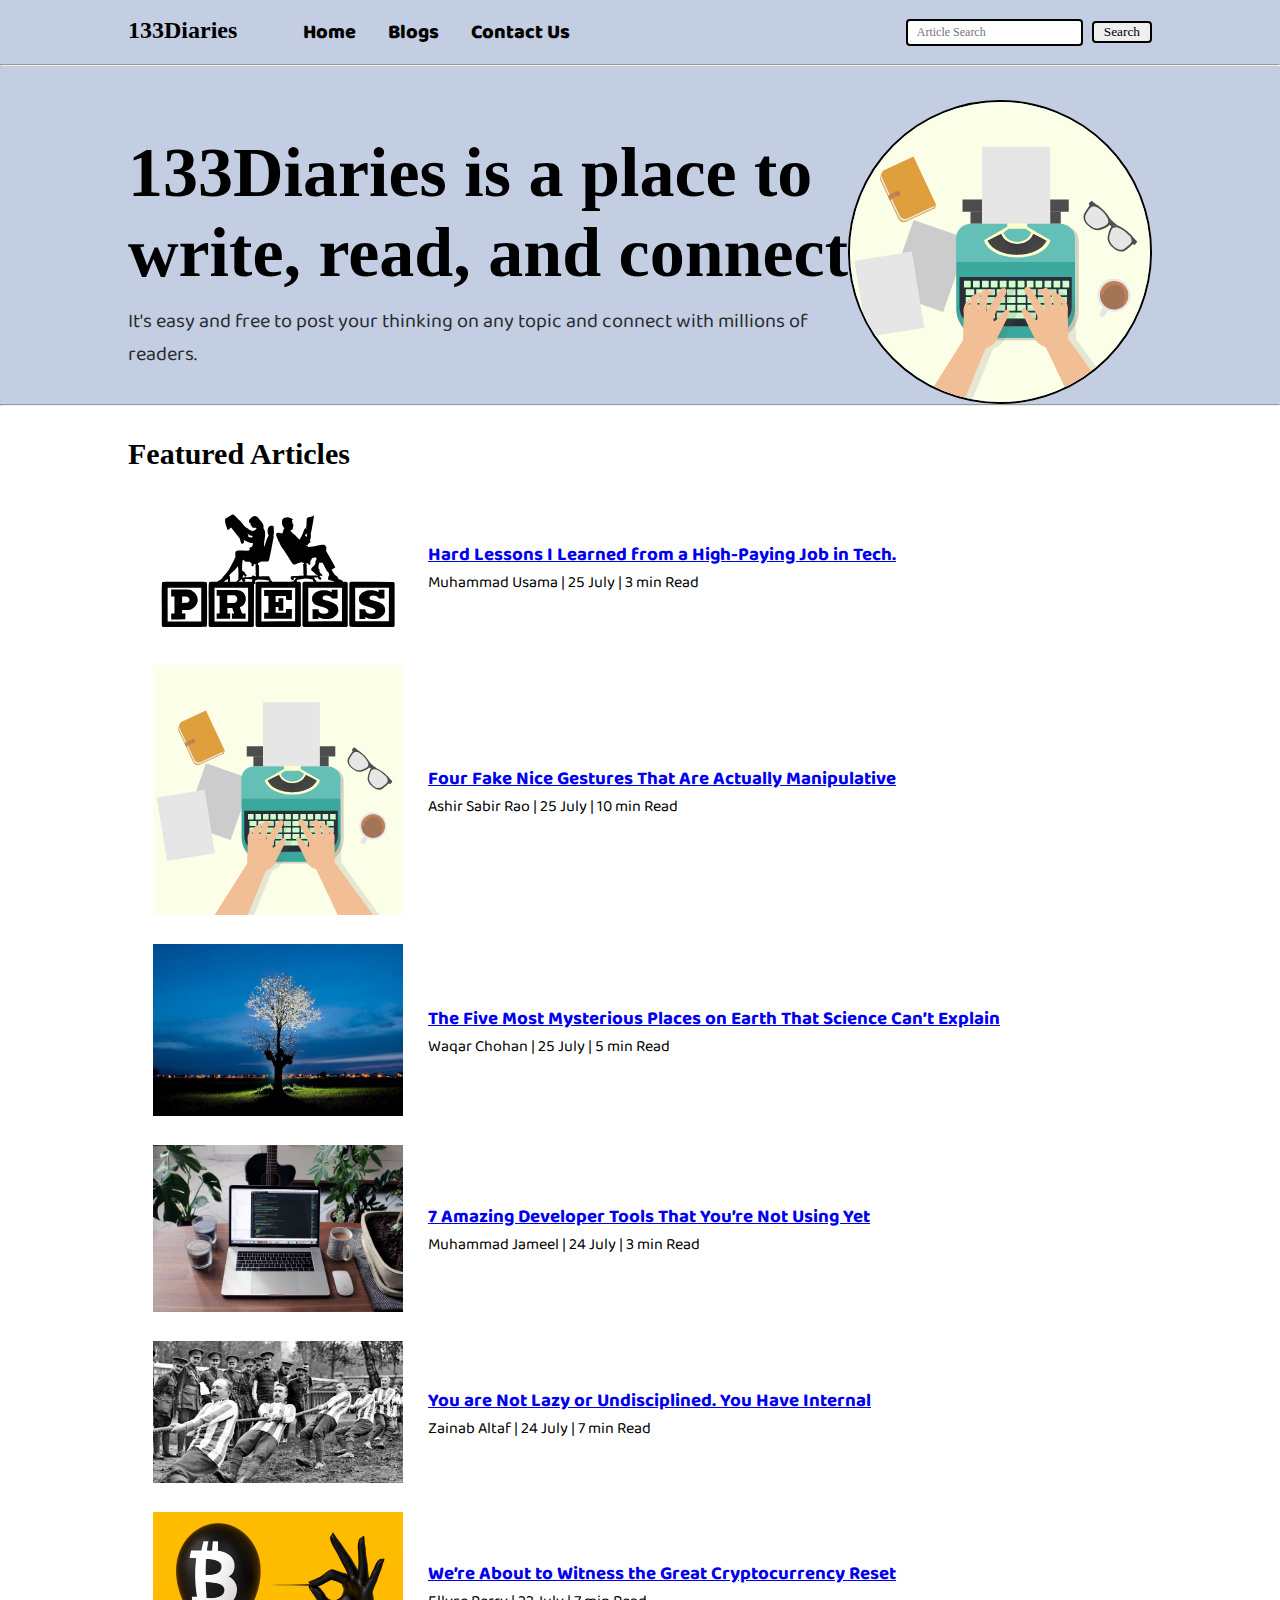
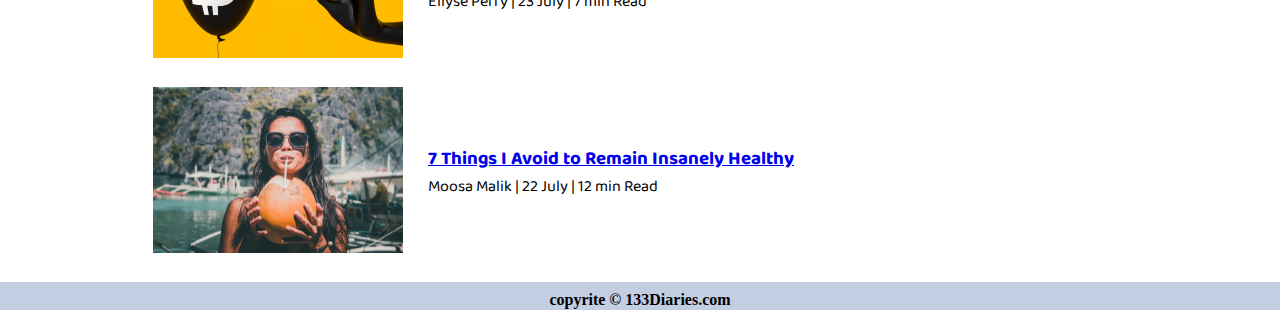
<file: index.html>
<!DOCTYPE html>
<html lang="en">

<head>
    <meta charset="UTF-8">
    <meta http-equiv="X-UA-Compatible" content="IE=edge">
    <meta name="viewport" content="width=device-width, initial-scale=1.0">
   

    <link rel="stylesheet" href="utilis.css">
    <link rel="stylesheet" href="style.css">
    <link rel="stylesheet" href="mobile.css">
    <title>133Diaries -Blogs Diaries</title>
</head>

<body>

    <!-- navbar -->
    <div class="main-container">
        <nav class="navigation  max-width-1 m-auto">
            <div class="nav-left ">
                
                <span> <a href="/133Diaries.github.io/">  133Diaries </a> </span> 
                <ul>
                    <li class="active"><a href="/133Diaries.github.io/">Home</a></li>
                    <li><a href="/133Diaries.github.io/blog2">Blogs</a></li>
                    <li ><a href="/133Diaries.github.io/contact">Contact Us</a></li>
                </ul>
            </div>

            <div class="nav-right">
                <form action="/133Diaries.github.io/search" method="get">
                    <input class="form-input" type="text" name="query" placeholder="Article Search">
                    <button class="btn">Search</button>
                </form>

            </div>

        </nav>

        <div>
            <hr>
        </div>



        <div class="content max-width-1 m-auto">
            <div class="content-left">
                <h3>133Diaries is a place to write, read, and connect</h3>
                <p>It's easy and free to post your thinking on any topic and connect with millions of readers.</p>
            </div>
            <div class="content-right">
                <img src="home.svg" alt="133Solutions">
            </div>

        </div>

    </div>

    <div>
        <hr>
    </div>

    <!-- <div class="max-width-1 m-auto">
        <hr>
    </div> -->

    <div class="home-articles max-width-1 m-auto  font1">
        <h2>Featured Articles</h2>
        <div class="home-article ">
            <div class="home-article-imgg">
                <img src="feat.svg" alt="article">
            </div>
            <div class="home-article-content font2">
                <h3><a href="/133Diaries.github.io/blog1">Hard Lessons I Learned from a High-Paying Job in Tech.</a></h3>
                <span>Muhammad Usama | </span>
                <span>25 July | 3 min Read</span>
            </div>

        </div>

        <div class="home-article ">
            <div class="home-article-imgg">
                <img src="home.svg" alt="article">
            </div>
            <div class="home-article-content font2">
                <h3><a href="/133Diaries.github.io/blog1">Four Fake Nice Gestures That Are Actually Manipulative </a></h3>
                <span>Ashir Sabir Rao | </span>
                <span>25 July | 10 min Read</span>
            </div>

        </div>

        <div class="home-article ">
            <div class="home-article-imgg">
                <img src="3.jpg" alt="article">
            </div>
            <div class="home-article-content font2">
                <h3> <a href="/133Diaries.github.io/blog1">The Five Most Mysterious Places on Earth That Science Can’t Explain </a></h3>
                <span>Waqar Chohan | </span>
                <span>25 July | 5 min Read</span>
            </div>
        </div>

        <div class="home-article ">
            <div class="home-article-imgg">
                <img src="4.jpg" alt="article">
            </div>
            <div class="home-article-content font2">
                <h3> <a href="/133Diaries.github.io/blog1">7 Amazing Developer Tools That You’re Not Using Yet </a></h3>
                <span>Muhammad Jameel | </span>
                <span>24 July | 3 min Read</span>
            </div>

        </div>

        <div class="home-article ">
            <div class="home-article-imgg">
                <img src="5.jpeg" alt="article">
            </div>
            <div class="home-article-content font2">
                <h3><a href="/133Diaries.github.io/blog3">You are Not Lazy or Undisciplined. You Have Internal </a></h3>
                <span>Zainab Altaf | </span>
                <span>24 July | 7 min Read</span>
            </div>

        </div>

        <div class="home-article ">
            <div class="home-article-imgg">
                <img  src="6.jpeg" alt="article">
            </div>
            <div class="home-article-content font2">
                <h3> <a href="/133Diaries.github.io/blog1"> We’re About to Witness the Great Cryptocurrency Reset</a></h3>
                <span>Ellyse Perry | </span>
                <span>23 July | 7 min Read</span>
            </div>

        </div>

        <div class="home-article ">
            <div class="home-article-imgg">
                <img src="7.jpeg" alt="article">
            </div>
            <div class="home-article-content font2">
                <h3><a href="/133Diaries.github.io/blog1"> 7 Things I Avoid to Remain Insanely Healthy </a></h3>
                <span>Moosa Malik | </span>
                <span>22 July | 12 min Read</span>
            </div>

        </div>
    </div>




    <!-- Footer -->

    <div class="footer  m-auto">
        <p>
            copyrite &copy; 133Diaries.com
        </p>


    </div>


</body>

</html>
</file>
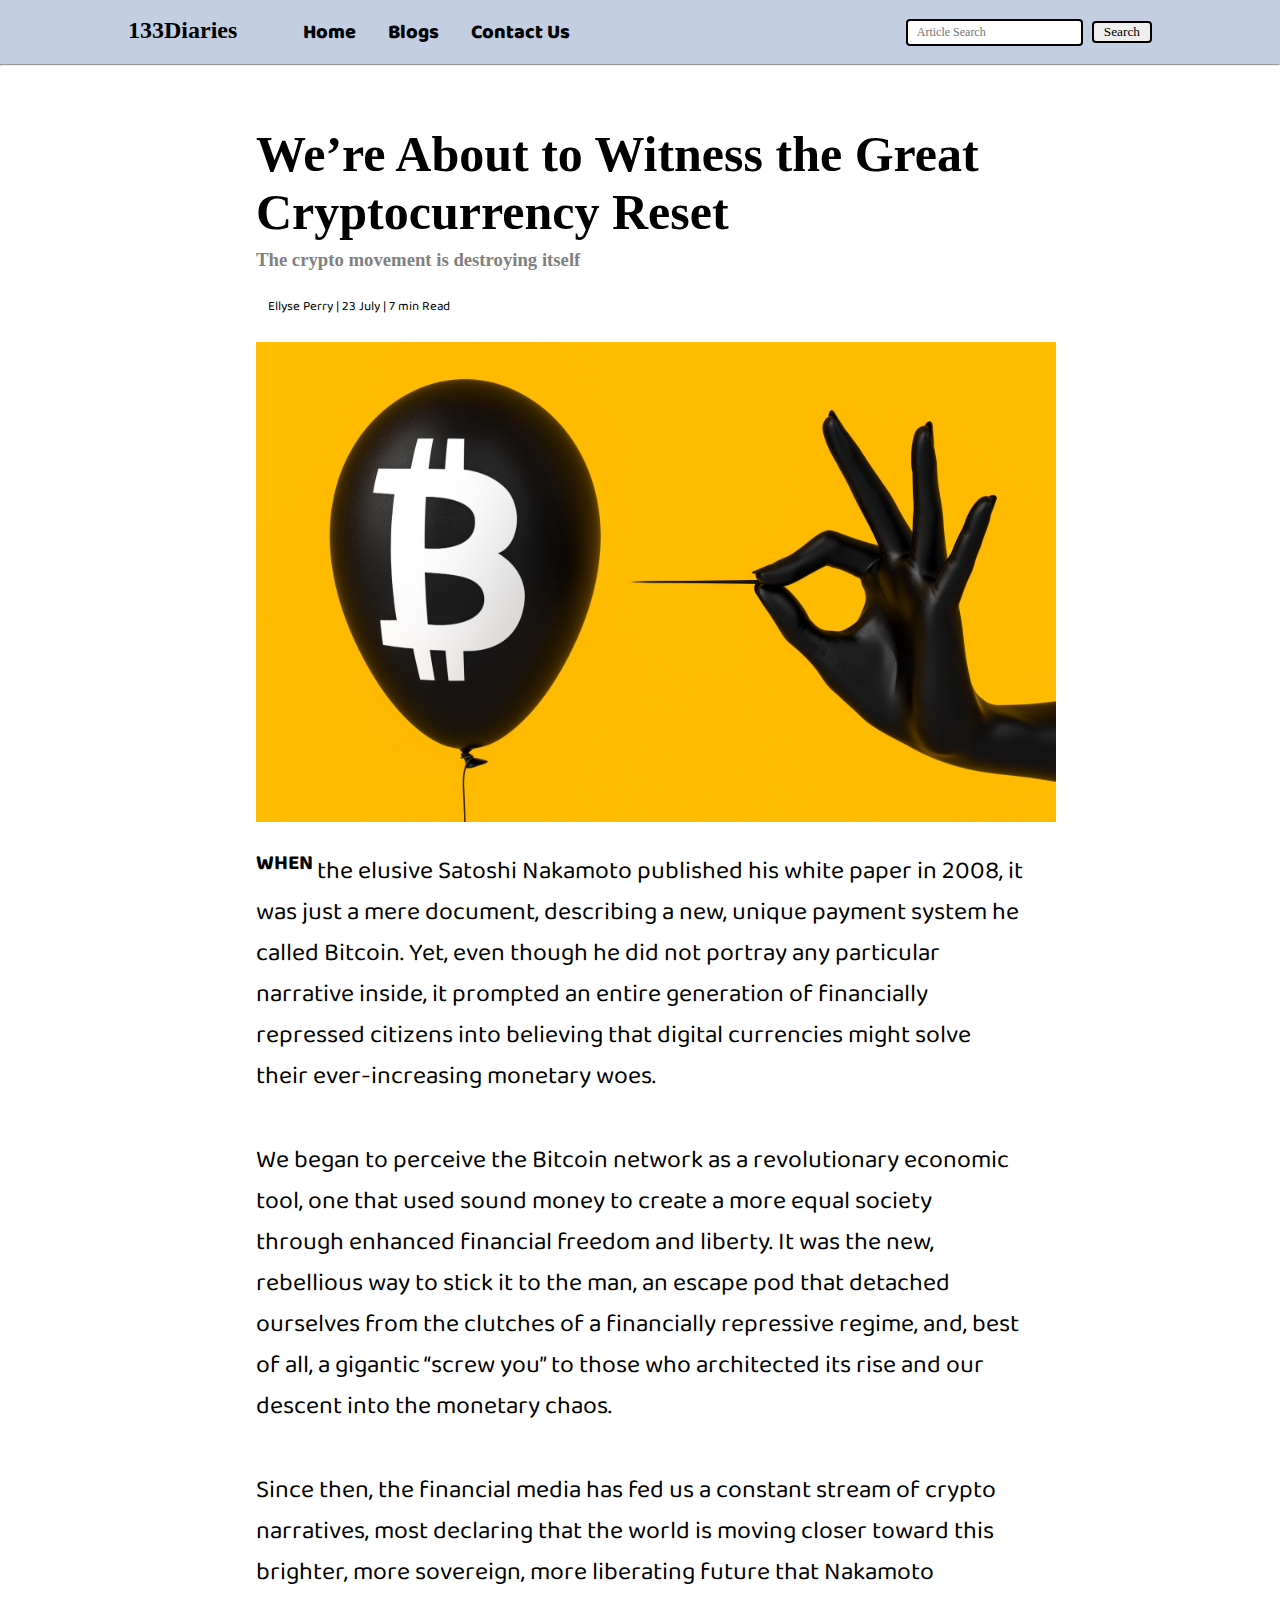
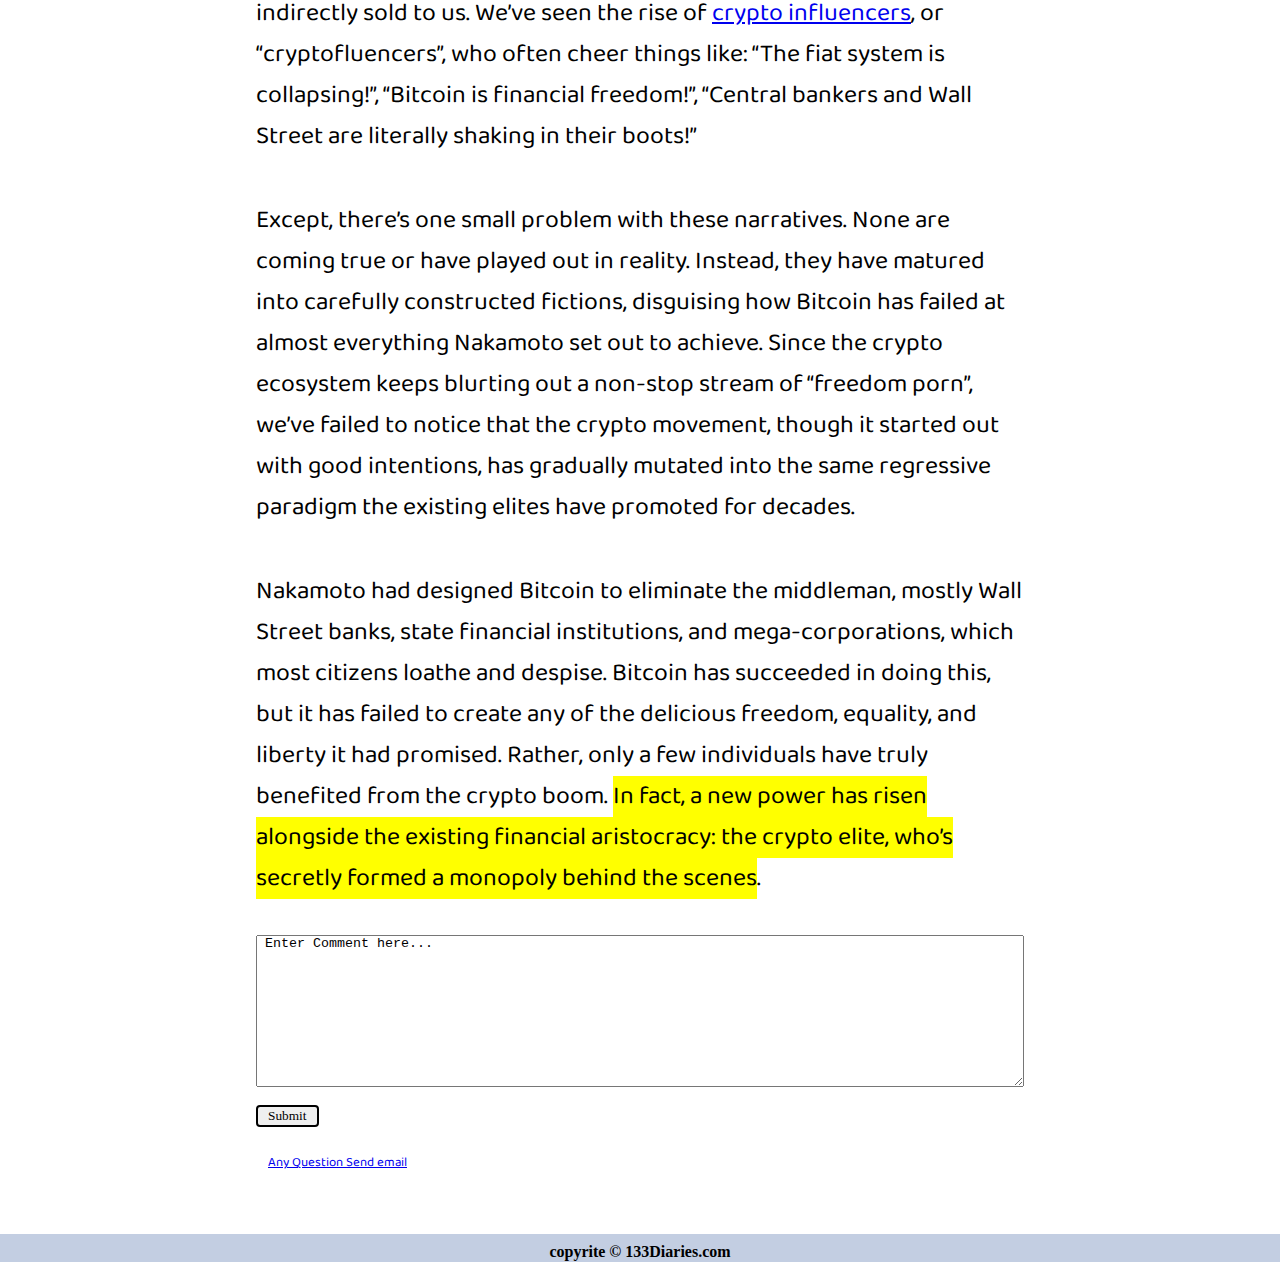
<file: blog1.html>
<!DOCTYPE html>
<html lang="en">

<head>
    <meta charset="UTF-8">
    <meta http-equiv="X-UA-Compatible" content="IE=edge">
    <meta name="viewport" content="width=device-width, initial-scale=1.0">

   
    <link rel="stylesheet" href="utilis.css">
    <link rel="stylesheet" href="style.css">
    <link rel="stylesheet" href="mobile.css">
    <title>133Diaries -Blogs Diaries</title>
</head>

<body>

    <!-- navbar -->
    <div class="main-container">
        <nav class="navigation  max-width-1 m-auto">
            <div class="nav-left ">
                <span> <a href="/133Diaries.github.io/"> 133Diaries </span> </a>
                <ul>
                    <li><a href="/133Diaries.github.io/">Home</a></li>
                    <li><a href="/133Diaries.github.io/blog1">Blogs</a></li>
                    <li><a href="/133Diaries.github.io/contact">Contact Us</a></li>
                </ul>
            </div>

            <div class="nav-right">
                <form action="/133Diaries.github.io/search" method="get">
                    <input class="form-input" type="text" name="query" placeholder="Article Search">
                    <button class="btn">Search</button>
                </form>
            </div>
        </nav>


        <div>
            <hr>
        </div>




    </div>
    <div class="heading max-width-2 m-auto font1">
        <h1>We’re About to Witness the Great Cryptocurrency Reset</h1>
        <h3>The crypto movement is destroying itself</h3>
        <p> Ellyse Perry | 23 July | 7 min Read </p>
            <img src="6.jpeg" alt="crypto" width="800" height="480">
            <span>
                <sup> <strong>WHEN</strong> </sup> the elusive Satoshi Nakamoto published his white paper in 2008, it
                was
                just a mere
                document, describing
                a new, unique payment system he called Bitcoin. Yet, even though he did not portray any particular
                narrative
                inside, it prompted an entire generation of financially repressed citizens into believing that digital
                currencies might solve their ever-increasing monetary woes.
            </span>
            <br>
            <span>
                We began to perceive the Bitcoin network as a revolutionary economic tool, one that used sound money to
                create a more equal society through enhanced financial freedom and liberty. It was the new, rebellious
                way
                to stick it to the man, an escape pod that detached ourselves from the clutches of a financially
                repressive
                regime, and, best of all, a gigantic “screw you” to those who architected its rise and our descent into
                the
                monetary chaos.
            </span>

            <br>
            <span>
                Since then, the financial media has fed us a constant stream of crypto narratives, most declaring that
                the
                world is moving closer toward this brighter, more sovereign, more liberating future that Nakamoto
                indirectly
                sold to us. We’ve seen the rise of <a href="https://cryptohead.io/research/crypto-fluencers/">crypto
                    influencers</a>, or “cryptofluencers”, who often cheer things like:
                “The fiat system is collapsing!”, “Bitcoin is financial freedom!”, “Central bankers and Wall Street are
                literally shaking in their boots!”
            </span>
            <br>
            <span>
                Except, there’s one small problem with these narratives. None are coming true or have played out in
                reality.
                Instead, they have matured into carefully constructed fictions, disguising how Bitcoin has failed at
                almost
                everything Nakamoto set out to achieve. Since the crypto ecosystem keeps blurting out a non-stop stream
                of
                “freedom porn”, we’ve failed to notice that the crypto movement, though it started out with good
                intentions,
                has gradually mutated into the same regressive paradigm the existing elites have promoted for decades.
            </span>

            <br>
            <span>Nakamoto had designed Bitcoin to eliminate the middleman, mostly Wall Street banks, state financial
                institutions, and mega-corporations, which most citizens loathe and despise. Bitcoin has succeeded in
                doing
                this, but it has failed to create any of the delicious freedom, equality, and liberty it had promised.
                Rather, only a few individuals have truly benefited from the crypto boom. <mark>In fact, a new power has
                    risen
                    alongside the existing financial aristocracy: the crypto elite, who’s secretly formed a monopoly
                    behind the
                    scenes</mark>.</span>

            <br>
            <br>
            <textarea rows="10" cols="40" name="comment" form="usrform" placeholder=""> Enter Comment here...</textarea>
        <div>
            <br>
            <input class="btn" type="submit">
            <p><a href="mailto:133diaries@gmail.com">Any Question Send email</a></p>
        </div>

    </div>
    <br><br>

    <!-- <div class="max-width-1 m-auto">
        <hr>
    </div> -->




    <!-- Footer -->

    <div class="footer  m-auto">
        <p>
            copyrite &copy; 133Diaries.com
        </p>


    </div>


</body>

</html>
</file>
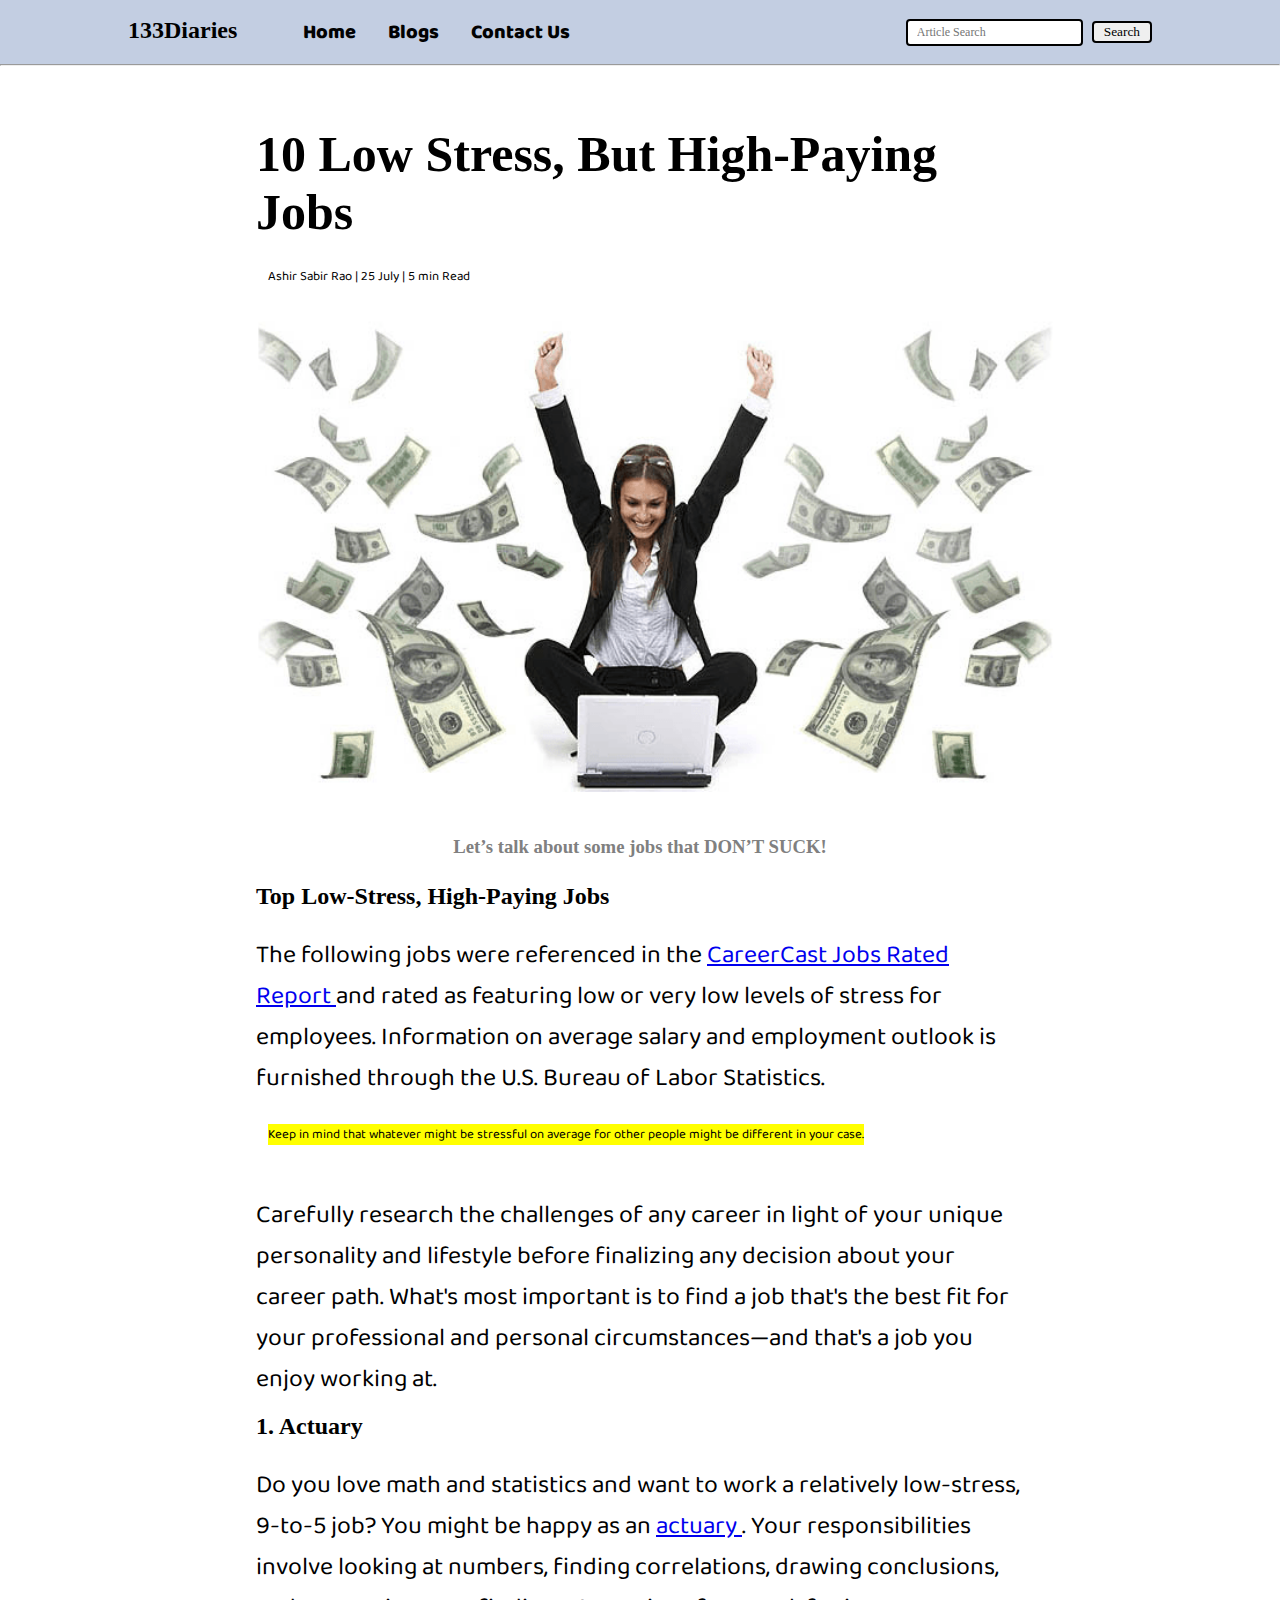
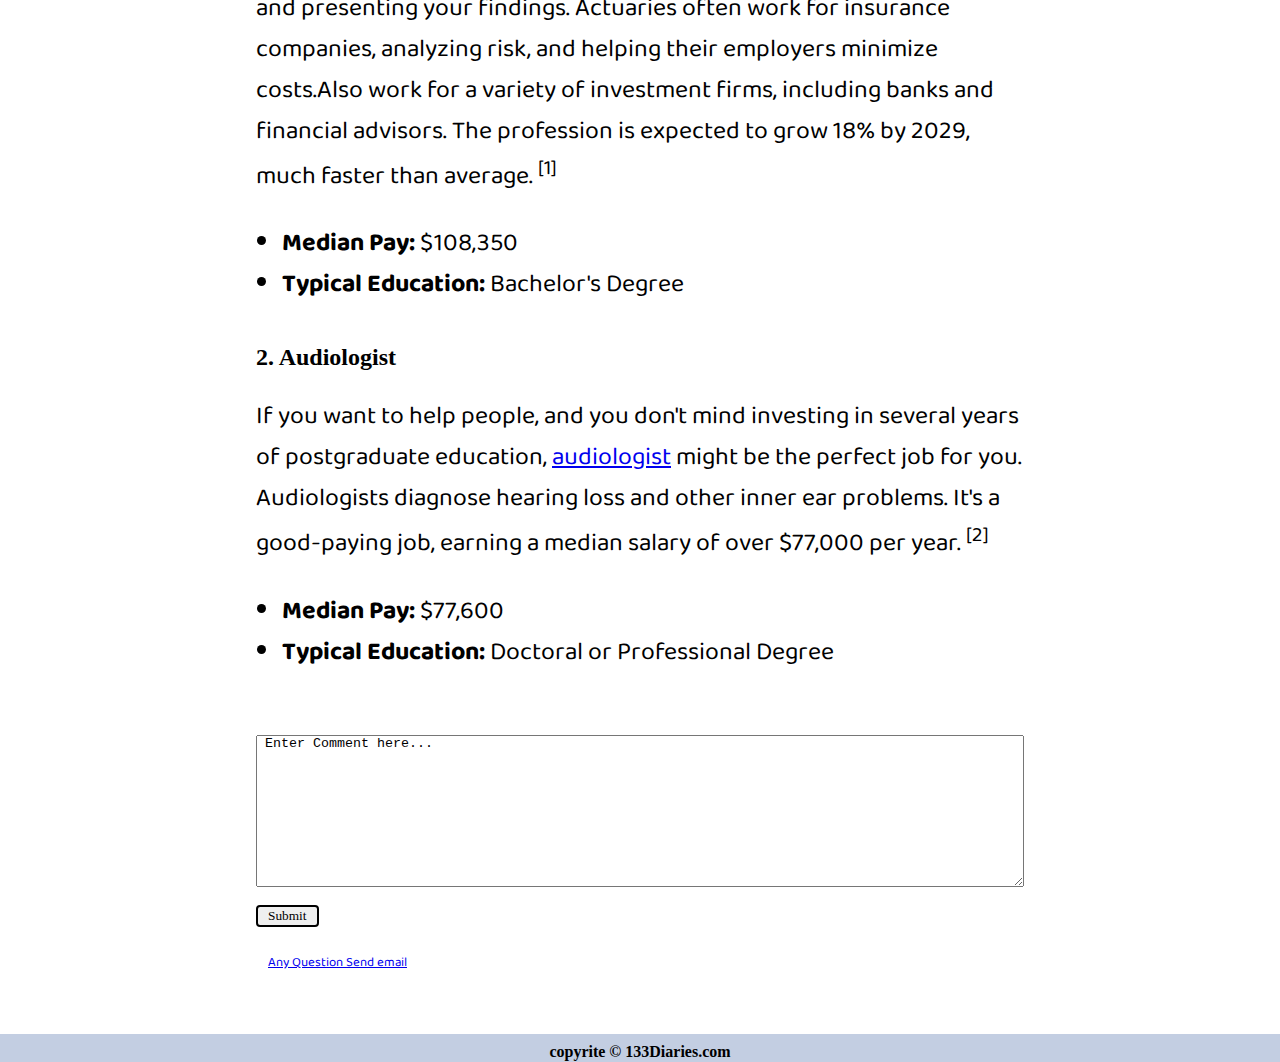
<file: blog2.html>
<!DOCTYPE html>
<html lang="en">

<head>
    <meta charset="UTF-8">
    <meta http-equiv="X-UA-Compatible" content="IE=edge">
    <meta name="viewport" content="width=device-width, initial-scale=1.0">

    <link rel="stylesheet" href="utilis.css">
    <link rel="stylesheet" href="style.css">
    <link rel="stylesheet" href="mobile.css">
    <title>133Diaries -Blogs Diaries</title>
</head>

<body>

    <!-- navbar -->
    <div class="main-container">
        <nav class="navigation  max-width-1 m-auto">
            <div class="nav-left ">
                <span> <a href="/133Diaries.github.io/"> 133Diaries </span> </a>
                <ul>
                    <li><a href="/133Diaries.github.io/">Home</a></li>
                    <li><a href="/133Diaries.github.io/blog1">Blogs</a></li>
                    <li><a href="/133Diaries.github.io/contact">Contact Us</a></li>
                </ul>
            </div>

            <div class="nav-right">
                <form action="/133Diaries.github.io/search" method="get">
                    <input class="form-input" type="text" name="query" placeholder="Article Search">
                    <button class="btn">Search</button>
                </form>
            </div>
        </nav>


        <div>
            <hr>
        </div>




    </div>
    <div class="heading max-width-2 m-auto font1">
        <h1>10 Low Stress, But High-Paying Jobs</h1>

        <p> Ashir Sabir Rao | 25 July | 5 min Read </p>
        
        <img src="b2.png" alt="crypto" width="800" height="480">

        <br><br>
        <div class="heading-mid">
            <h3>Let’s talk about some jobs that DON’T SUCK!</h3>
        </div>


        <h2>Top Low-Stress, High-Paying Jobs</h2>
        <span> The following jobs were referenced in the <a
                href="https://www.careercast.com/jobs-rated/2019-jobs-rated-report">CareerCast Jobs Rated Report
            </a> and rated as featuring low or
            very low levels of stress for employees. Information on average salary and employment outlook is
            furnished through the U.S. Bureau of Labor Statistics.</span>

        <p><mark> Keep in mind that whatever might be stressful on average for other people might be different in
                your
                case.</mark> </p>
        <span>Carefully research the challenges of any career in light of your unique personality and lifestyle
            before finalizing any decision about your career path. What's most important is to find a job that's the
            best fit for your professional and personal circumstances—and that's a job you enjoy working at.</span>

        <h2>1. Actuary</h2>
        <span class="tooltip">
            Do you love math and statistics and want to work a relatively low-stress, 9-to-5 job? You might be happy
            as an <a href="https://www.thebalancecareers.com/actuary-job-description-and-salary-information-2061760 "
                target="_blank">actuary </a> . Your responsibilities involve looking at numbers, finding
            correlations, drawing
            conclusions, and presenting your findings. Actuaries often work for insurance companies, analyzing risk,
            and helping their employers minimize costs.Also work for a variety of investment firms, including
            banks and financial advisors. The profession is expected to grow 18% by 2029, much faster than average.
            <sup>[1] </sup>
            <span class="tooltiptext">Bureau of Labor Statistics. "Actuaries." Accessed Jan. 4, 2020.</span>
            <ul>
                <li><strong>Median Pay: </strong> $108,350</li>
                <li><strong>Typical Education: </strong> Bachelor's Degree </li>
            </ul>
        </span>

        <h2>2. Audiologist</h2>
        <span class="tooltip">
            If you want to help people, and you don't mind investing in several years of postgraduate education,
            <a href="https://www.thebalancecareers.com/audiologist-525989 " target="_blank">audiologist</a> might be the
            perfect job for you. Audiologists diagnose hearing loss and other inner ear
            problems. It's a good-paying job, earning a median salary of over $77,000 per year. <sup>[2]</sup>
            <span class="tooltiptext">Bureau of Labor Statistics. "Audiologists." Accessed Jan. 4, 2020.</span>
            <ul>
                <li><strong>Median Pay: </strong>$77,600</li>
                <li><strong>Typical Education: </strong>Doctoral or Professional Degree </li>
            </ul>
        </span>

        <!-- <div class="max-width-1 m-auto">
        <hr>
    </div> -->




        <!-- Footer -->

        <br>
        <br>
        <textarea rows="10" cols="40" name="comment" form="usrform" placeholder=""> Enter Comment here...</textarea>
    <div>
        <br>
        <input class="btn" type="submit">
        <p><a href="mailto:133diaries@gmail.com">Any Question Send email</a></p>
    </div>

</div>
<br><br>

<!-- <div class="max-width-1 m-auto">
    <hr>
</div> -->




<!-- Footer -->

<div class="footer  m-auto">
    <p>
        copyrite &copy; 133Diaries.com
    </p>


</div>


</body>

</html>
</file>
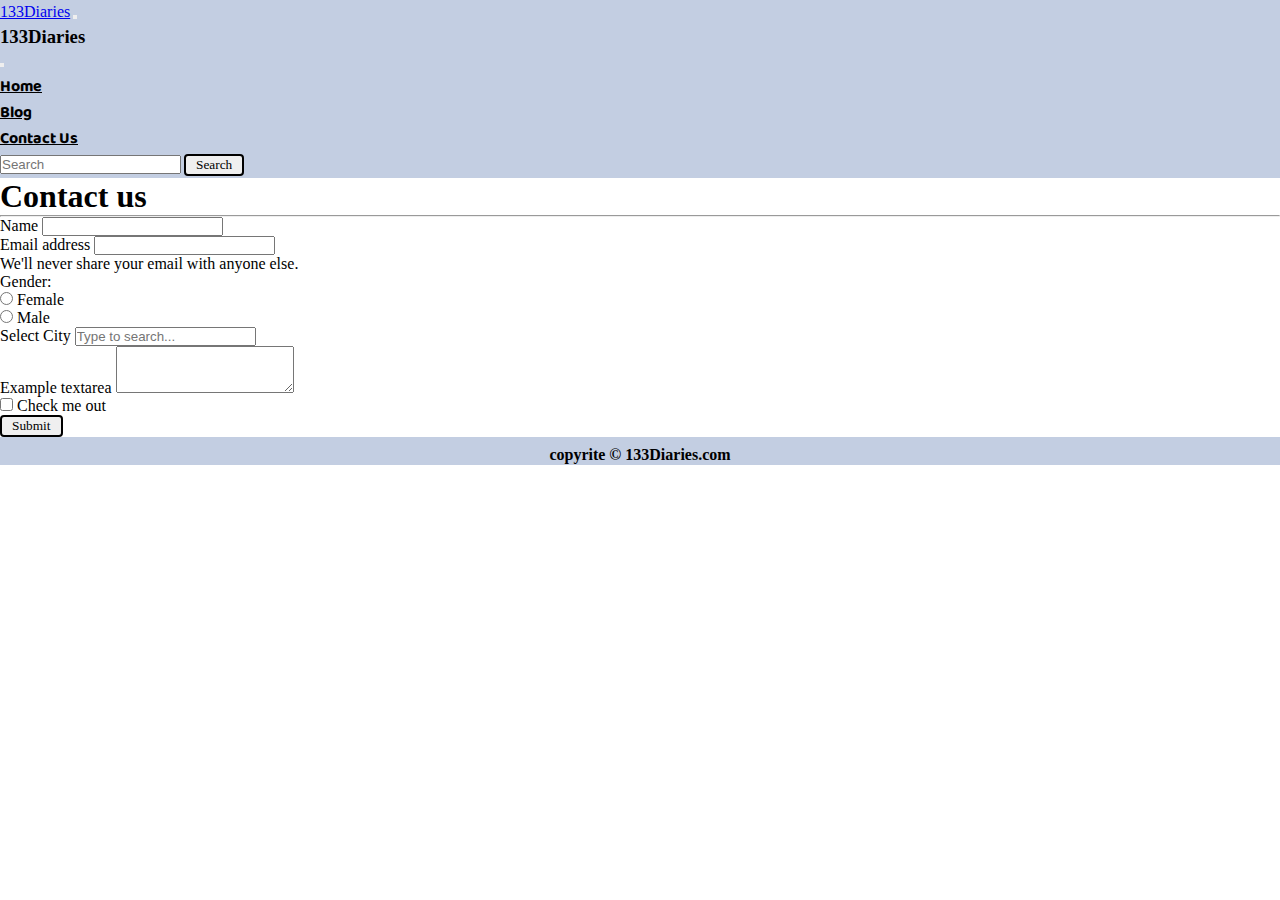
<file: contact.html>
<!doctype html>
<html lang="en">

<head>
  <!-- Required meta tags -->
  <meta charset="utf-8">
  <meta name="viewport" content="width=device-width, initial-scale=1.0">

  <!-- Bootstrap CSS -->
  <link href="https://cdn.jsdelivr.net/npm/bootstrap@5.0.2/dist/css/bootstrap.min.css" rel="stylesheet"
  integrity="sha384-EVSTQN3/azprG1Anm3QDgpJLIm9Nao0Yz1ztcQTwFspd3yD65VohhpuuCOmLASjC" crossorigin="anonymous">

    <link rel="stylesheet" href="utilis.css">
    <link rel="stylesheet" href="style.css">
    <link rel="stylesheet" href="mobile.css">
   
 
  <title>133Diaries -Contact Us</title>


</head>

<body>


    <nav class="navbar navbar-light font2  fs-5 main-container ">
      <div class="container">
        <a class="navbar-brand font1 fs-4 fw-bolder " href="/133Diaries.github.io/">133Diaries</a>
        <button class="navbar-toggler" type="button" data-bs-toggle="offcanvas" data-bs-target="#offcanvasNavbar" aria-controls="offcanvasNavbar">
          <span class="navbar-toggler-icon"></span>
        </button>
        <div class="offcanvas offcanvas-end" tabindex="-1" id="offcanvasNavbar" aria-labelledby="offcanvasNavbarLabel">
          <div class="offcanvas-header">
            <h3 class="offcanvas-title font1 fw-bolder" id="offcanvasNavbarLabel">133Diaries</h3>
            <button type="button" class="btn-close text-reset" data-bs-dismiss="offcanvas" aria-label="Close"></button>
          </div>
          <div class="offcanvas-body">
            <ul class="navbar-nav justify-content-end flex-grow-1 pe-3">
              <li class="nav-item">
                <a class="nav-link " aria-current="page" href="/133Diaries.github.io/">Home</a>
              </li>
              <li class="nav-item">
                <a class="nav-link" href="/133Diaries.github.io/blog1">Blog</a>
              </li>
              <li class="nav-item">
                <a class="nav-link " href="/133Diaries.github.io/contact">Contact Us</a>
              </li>
            </ul>
            <form class="d-flex" action="/133Diaries.github.io/search" method="get">
              <input class="form-control me-2" type="search" placeholder="Search" aria-label="Search">
              <button class="btn btn-outline-success " type="submit">Search</button>
            </form>
          </div>
        </div>
      </div>
    </nav>

   


  

   <!-- contactUs page -->
   <section class="main-heading my-3 font1">
    <div class="text-center ">
        <h1 class="display-4">Contact us</h1>
        <hr class="w-25 mx-auto">
    </div>

    <div class="container">
        <div class="row">
            <div class="col-xxl-8 col-10 col-md-8 mx-auto">
                <form>
                    <div class="mb-3">
                        <label for="exampleInputName1" class="form-label" required>Name</label>
                        <input type="text" class="form-control" id="exampleInputName1">
                    </div>
                    <div class="mb-3">
                        <label for="exampleInputEmail1" class="form-label">Email address</label>
                        <input type="email" class="form-control" id="exampleInputEmail1"
                            aria-describedby="emailHelp">
                        <div id="emailHelp" class="form-text">We'll never share your email with anyone else.</div>
                    </div>


                    <div class="mb-3">
                        <label class="pe-4">Gender:</label>
                        <div class="form-check form-check-inline">
                            <input class="form-check-input" type="radio" name="inlineRadioOptions" id="inlineRadio1"
                                value="option1">
                            <label class="form-check-label" for="inlineRadio1">Female</label>
                        </div>
                        <div class="form-check form-check-inline">
                            <input class="form-check-input" type="radio" name="inlineRadioOptions" id="inlineRadio2"
                                value="option2">
                            <label class="form-check-label" for="inlineRadio2">Male</label>
                        </div>


                    </div>

                    <div class="mb-3">
                        <label for="exampleDataList" class="form-label">Select City</label>
                        <input class="form-control" list="datalistOptions" id="exampleDataList"
                            placeholder="Type to search...">
                        <datalist id="datalistOptions">
                            <option value="San Francisco"> </option>
                            <option value="New York"></option>
                            <option value="Seattle"></option>
                            <option value="Los Angeles"></option>
                            <option value="Chicago"></option>
                        </datalist>
                    </div>

                    <div class="mb-3">
                        <label for="exampleFormControlTextarea1" class="form-label">Example textarea</label>
                        <textarea class="form-control" id="exampleFormControlTextarea1" rows="3"></textarea>
                    </div>

                    <div class="mb-3 form-check">
                        <input type="checkbox" class="form-check-input" id="exampleCheck1">
                        <label class="form-check-label" for="exampleCheck1">Check me out</label>
                    </div>

                    <button type="submit" class="btn btn-primary">Submit</button>
                </form>


            </div>
        </div>
    </div>


</section>



 






    <!-- Footer -->

    <div class="footer  m-auto">
      <p>
          copyrite &copy; 133Diaries.com
      </p>


  </div>






  <!-- Optional JavaScript; choose one of the two! -->

  <!-- Option 1: Bootstrap Bundle with Popper -->
  <script src="https://cdn.jsdelivr.net/npm/bootstrap@5.0.2/dist/js/bootstrap.bundle.min.js"
    integrity="sha384-MrcW6ZMFYlzcLA8Nl+NtUVF0sA7MsXsP1UyJoMp4YLEuNSfAP+JcXn/tWtIaxVXM"
    crossorigin="anonymous"></script>

  <!-- Option 2: Separate Popper and Bootstrap JS -->
  <!--
    <script src="https://cdn.jsdelivr.net/npm/@popperjs/core@2.9.2/dist/umd/popper.min.js" integrity="sha384-IQsoLXl5PILFhosVNubq5LC7Qb9DXgDA9i+tQ8Zj3iwWAwPtgFTxbJ8NT4GN1R8p" crossorigin="anonymous"></script>
    <script src="https://cdn.jsdelivr.net/npm/bootstrap@5.0.2/dist/js/bootstrap.min.js" integrity="sha384-cVKIPhGWiC2Al4u+LWgxfKTRIcfu0JTxR+EQDz/bgldoEyl4H0zUF0QKbrJ0EcQF" crossorigin="anonymous"></script>
    -->
</body>

</html>
</file>
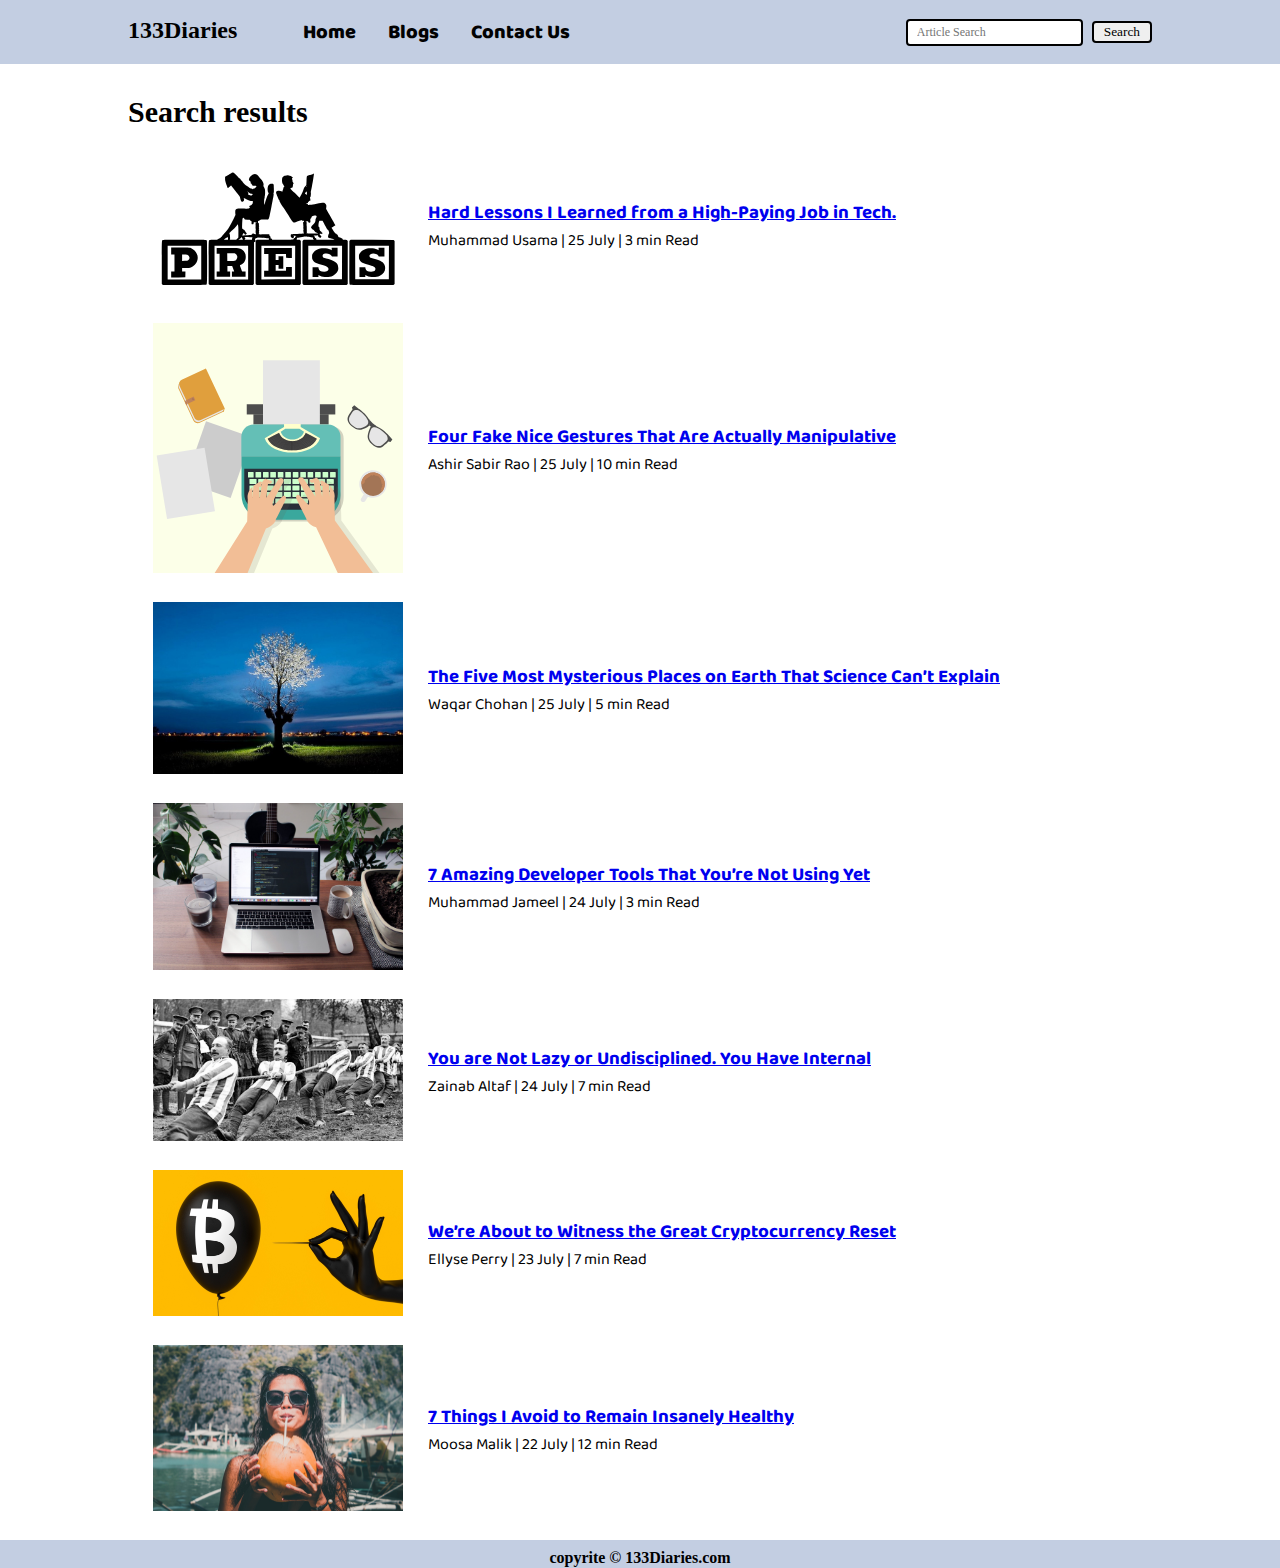
<file: search.html>
<!DOCTYPE html>
<html lang="en">

<head>
    <meta charset="UTF-8">
    <meta http-equiv="X-UA-Compatible" content="IE=edge">
    <meta name="viewport" content="width=device-width, initial-scale=1.0">

    <link rel="stylesheet" href="utilis.css">
    <link rel="stylesheet" href="style.css">

    <link rel="stylesheet" href="mobile.css">
    <title>133Diaries -Search</title>
</head>

<body>

    <!-- navbar -->
    <div class="main-container">


        <nav class="navigation  max-width-1 m-auto">
            <div class="nav-left ">
                <span> <a href="/133Diaries.github.io/">  133Diaries </span> </a>
                <ul>
                    <li><a href="/133Diaries.github.io/">Home</a></li>
                    <li><a href="/133Diaries.github.io/blog2">Blogs</a></li>
                    <li><a href="/133Diaries.github.io/contact">Contact Us</a></li>
                </ul>
            </div>

            <div class="nav-right">
                <input class="form-input" type="text" placeholder="Article Search">
                <button class="btn">Search</button>
            </div>

        </nav>

        <!-- <div>
            <hr>
        </div> -->




    </div>




    <!-- <div class="max-width-1 m-auto">
        <hr>
    </div> -->

    <div class="home-articles max-width-1 m-auto  font1">
        <h2>Search results</h2>
        <div class="home-article ">
            <div class="home-article-imgg">
                <img src="feat.svg" alt="article">
            </div>
            <div class="home-article-content font2">
                <h3><a href="/133Diaries.github.io/blog1">Hard Lessons I Learned from a High-Paying Job in Tech.</a></h3>
                <span>Muhammad Usama | </span>
                <span>25 July | 3 min Read</span>
            </div>

        </div>

        <div class="home-article ">
            <div class="home-article-imgg">
                <img src="home.svg" alt="article">
            </div>
            <div class="home-article-content font2">
                <h3><a href="/133Diaries.github.io/blog1">Four Fake Nice Gestures That Are Actually Manipulative </a></h3>
                <span>Ashir Sabir Rao | </span>
                <span>25 July | 10 min Read</span>
            </div>

        </div>

        <div class="home-article ">
            <div class="home-article-imgg">
                <img src="3.jpg" alt="article">
            </div>
            <div class="home-article-content font2">
                <h3> <a href="/133Diaries.github.io/blog1">The Five Most Mysterious Places on Earth That Science Can’t Explain </a></h3>
                <span>Waqar Chohan | </span>
                <span>25 July | 5 min Read</span>
            </div>
        </div>

        <div class="home-article ">
            <div class="home-article-imgg">
                <img src="4.jpg" alt="article">
            </div>
            <div class="home-article-content font2">
                <h3> <a href="/133Diaries.github.io/blog1">7 Amazing Developer Tools That You’re Not Using Yet </a></h3>
                <span>Muhammad Jameel | </span>
                <span>24 July | 3 min Read</span>
            </div>

        </div>

        <div class="home-article ">
            <div class="home-article-imgg">
                <img src="5.jpeg" alt="article">
            </div>
            <div class="home-article-content font2">
                <h3><a href="/133Diaries.github.io/blog3">You are Not Lazy or Undisciplined. You Have Internal </a></h3>
                <span>Zainab Altaf | </span>
                <span>24 July | 7 min Read</span>
            </div>

        </div>

        <div class="home-article ">
            <div class="home-article-imgg">
                <img  src="6.jpeg" alt="article">
            </div>
            <div class="home-article-content font2">
                <h3> <a href="/133Diaries.github.io/blog1"> We’re About to Witness the Great Cryptocurrency Reset</a></h3>
                <span>Ellyse Perry | </span>
                <span>23 July | 7 min Read</span>
            </div>

        </div>

        <div class="home-article ">
            <div class="home-article-imgg">
                <img src="7.jpeg" alt="article">
            </div>
            <div class="home-article-content font2">
                <h3><a href="/133Diaries.github.io/blog1"> 7 Things I Avoid to Remain Insanely Healthy </a></h3>
                <span>Moosa Malik | </span>
                <span>22 July | 12 min Read</span>
            </div>

        </div>

        </div>




    <!-- Footer -->

    <div class="footer  m-auto">
        <p>
            copyrite &copy; 133Diaries.com
        </p>


    </div>


</body>

</html>
</file>
<file: utilis.css>
@import url('https://fonts.googleapis.com/css2?family=Baloo+Bhai+2:wght@500&display=swap');

:root{
    --main-bg-color: rgb(195, 206, 226);
    --font1:  gt-super, Georgia, Cambria, "Times New Roman", Times, serif;
    --font2: 'Baloo Bhai 2', cursive;
}
.font1{
    font-family: var(--font1);
}
.font2{
    font-family: var(--font2);
}
.max-width-1{

    max-width: 80vw;
   
}
.max-width-2{

    max-width: 60vw ;
}

.m-auto{
 
    margin: auto;
}

.form-input{
    padding: 4px 9px;
    font-family: var(--font1);
    margin: 0px 5px;
    border: 2px solid black;
    border-radius: 4px;
    font-size: 12px;
}


.btn {
 
    
    padding: 1px 10px;
    font-family: var(--font1);
    /* margin: 0px 1px; */
    border: 2px solid black;
    border-radius: 4px;
    cursor: pointer;
  
    /* text-transform: uppercase; */
}

.navbar-light .navbar-nav .nav-link {
    color: black;
    font-weight: bolder;
}

.active, .btn:hover {

    color:white;
 background-color: var(--main-bg-color);

  
  }

  /* tooltip */
  .tooltip {
    position: relative;
    display: inline-block;
    /* border-bottom: 1px dotted black; If you want dots under the hoverable text */
  }
  
  /* Tooltip text */
  .tooltip .tooltiptext {
    visibility: hidden;
    width: 200px;
    background-color:white;
    color:black;
    text-align: center;
    padding: 5px 0;
    border-radius: 6px;
    border: 2px solid black;
   
    /* Position the tooltip text - see examples below! */
    position: absolute;
    z-index: 1;
    
  }
  
  /* Show the tooltip text when you mouse over the tooltip container */
  .tooltip:hover .tooltiptext {
    visibility: visible;
  }
</file>
<file: style.css>
*{
    margin: 0px;
    padding: 0px;
}

.main-container{
    background-color:var(--main-bg-color);
   
}
.navigation{
    /* background-color: red; */
    height: 64px;
    display: flex;
justify-content: space-between;
align-items: center;
font-family: var(--font1);
font-weight: bolder;
 /* margin: 25px; */
}
.nav-left{
    font-size: 24px;
    display: flex;
}
.nav-left span{
    margin-top: 4px;
 
}
.nav-left a{
    text-decoration: none;
    color: black;
 
}
.nav-left ul {
    
    display: flex;
    margin: 0px 50px;
    font-size: 17px;
}

.nav-left ul li{
    text-decoration: none;
    display: flex;
}

.nav-left ul li a{
    text-decoration: none;
    color: black;
  margin: 3px 16px;
  font-family: var(--font2);
  opacity: 0.99;
  font-weight: bolder;
  font-size: 20px;
  
}
.nav-left ul li a:hover{
    color: white;
}

.content {
    /* background-color: blue; */
    height: 100%;
    width: 100%;
    display: flex;
    margin-top: 34px;
}

.content-left{
  
    /* width: 50%; */
    justify-content: center;
    /* align-items: center; */
    display: flex;
    flex-direction: column;
    
}
.content-left h3{
    margin-bottom: 12px;
    font-family:var(--font1);
   
    font-size: 70px;
}
.content-left p{
    font-family: var(--font2);
    font-size: 20px;
   opacity: 0.8;
}
.content-right{
    
    /* width: 50%; */
    justify-content: center;
    align-items: center;
    display: flex;
    
}
.content-right img{
    height: 300px;
    border: 2px solid black;
    border-radius: 50%;
}

.home-articles{
    /* height: 455px; */
    /* background-color: red; */
    padding-top: 12px;
    margin-top: 12px;
    

}
.home-articles h2{
    font-family: var(--font1);
    font-weight: bolder;
    font-size: 30px;
   margin-top: 7px;
   margin-bottom: 7px;

}


.home-article{
    display: flex;
   margin: 25px;

    
}
.home-article img{
    width: 250px;
}

.home-article-content{
  align-self: center;
  padding: 25px;
}


/* /blogpost */
.heading{
    height: 100%;
    width: 100%;
    display: flex;
    margin-top: 34px;
    flex-direction: column;
}
.heading h1{
    margin-top: 25px;
    font-size: 50px;
}
.heading h3{
    color: gray;
    margin-top: 8px;
    /* margin-bottom: 50px; */
    /* margin-left: 25px; */
}
.heading span{
    margin-top: 25px;
    font-family: var(--font2);
    font-size: 25px;
}
.heading p{
    
    font-family: var(--font2);
    /* margin-top: 12px;
    margin-bottom: 40px; */
    margin: 25px 0px 25px 12px;
    font-size: 13px;
    /* display: flex;
    justify-content: flex-end;
       align-items: flex-end;
    text-align: right; */

}

.heading h2{
    margin-top: 13px;
    font-family: var(--font1);
   
}
.heading-mid {
    display: flex;
    justify-content: center;
    align-items: center;
    padding-bottom: 12px;
}


span ul {
    margin: 26px;
}


/* blog end */

/* paralax */

.paralax-img{
    height: 500px;
     margin: 30px auto;
     background-attachment: fixed;
     background-position: center;
     background-repeat: no-repeat;
     background-size: contain;
}
.img1{
    background-image: url(/img/3.jpg);
}
.img2{
    background-image: url(/img/b2.png);
}
.text{
    letter-spacing: 0.5px;
    text-align: justify;
    margin-top: 25px;
    font-family: var(--font2);
    font-size: 15px;
}

/* contact page  */


/* footer  */
.footer{
    background-color:var(--main-bg-color);
    height: 28px;
    display: flex;
    justify-content: center;
    align-items: center;
    color:black;
    font-family: var(--font1);
    font-weight: bolder;

}
.footer p{
    margin-top: 8px;
}
</file>
<file: mobile.css>
@media screen and (max-width: 930px) {
    .navigation{
        flex-direction: column;
        margin-bottom: 23px;
        height: 100%;
    }
    .nav-left{
        /* display: flex; */
        flex-direction: column;
        text-align: center;
    }
    .nav-right{
        /* display: flex; */
        flex-direction: column;
        text-align: center;
    }

.content-right img {
display: none;
}

.content-left h3 {
    margin-bottom: 12px;
    font-family: var(--font1);
    font-size: 50px;
}
.home-article-content {
   
    margin-left: 25px;
}
.nav-left span {
    /* margin-top: 14px; */
    margin: 20px;
    font-size: 37px;
}
.form-input {
    width: 50%;
    padding: 4px 9px;
    font-family: var(--font1);
    margin: 0px 5px;
    border: 2px solid black;
    border-radius: 4px;
    font-size: 12px;
}
.heading img{
 
    width: auto;
}

}

@media screen and (max-width: 558px) {


    .home-article{
        display: flex;
       margin: 25px;
       flex-direction: column;
    
        
    }
.home-article img {
    width: 200px;
    text-align: center;
}

.home-article-content {
   display: block;
    margin-left: 25px;
}
.content-left h3 {
    margin-bottom: 12px;
    font-family: var(--font1);
    font-size: 39px;
}


.heading h1{
 
    font-size: 20px;
}




}




/* width 435 */

@media screen and (max-width: 435px) {
   
        .main-container {
            background-color:var(--main-bg-color);
        }
        .nav-left ul li a {
          
            font-size: 12px;
        }
        .form-input {
            width: 30%;
            
        }
        .content-left h3 {
            margin-bottom: 12px;
            font-family: var(--font1);
            font-size: 22px;
        }
        .nav-left span {
            /* margin-top: 14px; */
            margin: 20px;
            font-size: 22px;
        }
    
    .content-left p {
        font-family: var(--font2);
        font-size: 11px;
        opacity: 0.8;
    
    }
    .home-articles h2 {
        font-family: var(--font1);
        font-weight: bolder;
        font-size: 19px;
        margin-top: 7px;
        margin-bottom: 7px;
    }
  .heading span {
       
        font-size: 12px;
    }

    .footer{
        background-color:var(--main-bg-color);
        height: 28px;
        display: flex;
        justify-content: center;
        align-items: center;
        color:black;
        font-family: var(--font1);
        font-weight: bolder;
        font-size: 10px;
        
    
    }

   


}
</file>
